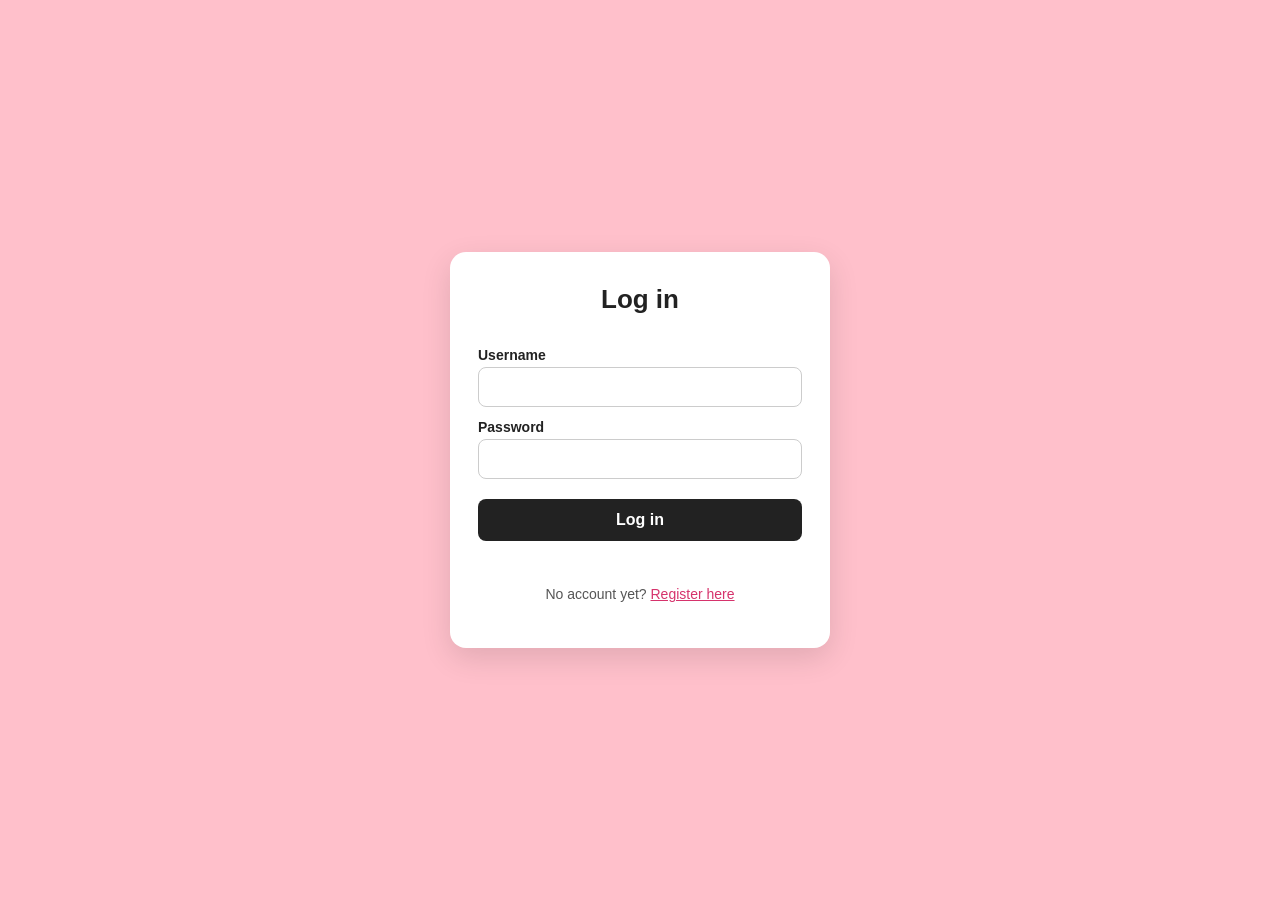
<file: connect/index.html>
<!DOCTYPE html>
<html lang="en">
  <head>
    <meta charset="UTF-8" />
    <meta name="viewport" content="width=device-width, initial-scale=1.0" />
    <title>Log in</title>
    <link rel="stylesheet" href="auth.css" />
    <script src="auth.js"></script>
  </head>

  <body>
    <main class="card">
      <h1>Log in</h1>

      <form id="login-form">
        <label for="username">Username</label>
        <input id="username" type="text" autocomplete="username" required />

        <label for="password">Password</label>
        <input id="password" type="password" autocomplete="current-password" required />

        <button type="submit">Log in</button>
        <p id="message" class="message" role="alert"></p>
      </form>

      <p class="switch">No account yet? <a href="register.html">Register here</a></p>
    </main>

    <script>
      const loginForm = document.getElementById("login-form");
      const message = document.getElementById("message");

      loginForm.addEventListener("submit", async (event) => {
        event.preventDefault();
        message.textContent = "";

        const name = document.getElementById("username").value.trim();
        const password = document.getElementById("password").value;

        try {
          const result = await apiRequest("/login", {
            method: "POST",
            body: { name, password },
          });

          if (result.ok) {
            saveToken(result.data.token);
            window.location.href = "profile.html.html";
          } else {
            showMessage(message, errorMessage(result, "Log in failed. Please try again."));
          }
        } catch (error) {
          showMessage(message, "Can't reach the server. Is the backend running?");
        }
      });
    </script>
  </body>
</html>
</file>
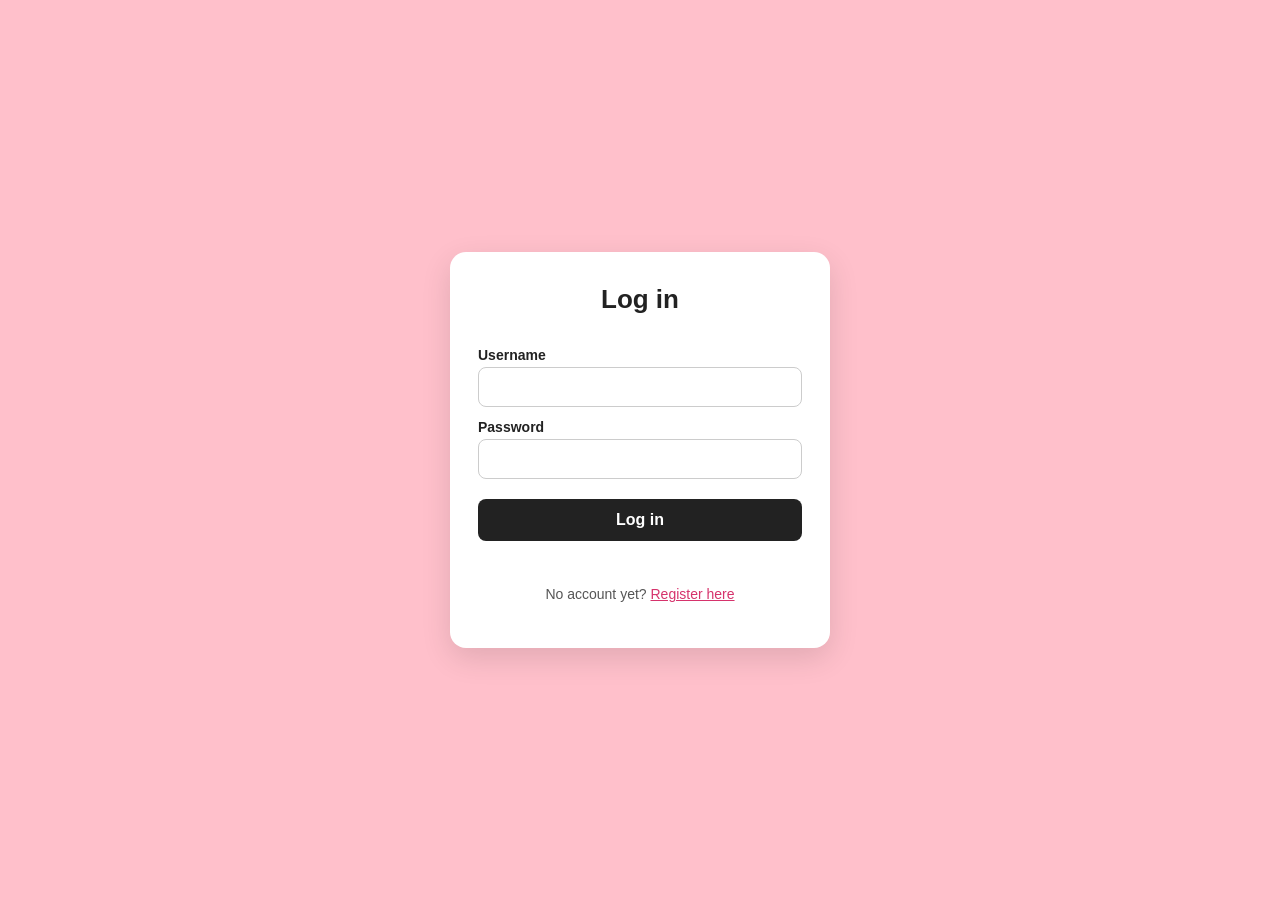
<file: connect/profile.html.html>
<!DOCTYPE html>
<html lang="en">
  <head>
    <meta charset="UTF-8" />
    <meta name="viewport" content="width=device-width, initial-scale=1.0" />
    <title>Profile</title>
    <link rel="stylesheet" href="auth.css" />
    <script src="auth.js"></script>
  </head>

  <body>
    <main class="card">
      <h1 id="greeting">Loading...</h1>
      <p id="user-id" class="muted"></p>

      <button id="logout-button" type="button">Log out</button>
      <p id="message" class="message" role="alert"></p>
    </main>

    <script>
      const greeting = document.getElementById("greeting");
      const userIdText = document.getElementById("user-id");
      const message = document.getElementById("message");

      function goToLogin() {
        window.location.href = "index.html";
      }

      async function loadProfile() {
        // No token means nobody is logged in on this browser
        if (!getToken()) {
          goToLogin();
          return;
        }

        try {
          const result = await apiRequest("/me", { useToken: true });

          if (result.status === 401) {
            // Token is missing, wrong, or expired
            clearToken();
            goToLogin();
            return;
          }
          if (!result.ok) {
            showMessage(message, errorMessage(result, "Could not load your profile."));
            return;
          }

          greeting.textContent = `Welcome, ${result.data.user.name}!`;
          userIdText.textContent = `User ID: ${result.data.user.id}`;
        } catch (error) {
          showMessage(message, "Can't reach the server. Is the backend running?");
        }
      }

      document.getElementById("logout-button").addEventListener("click", async () => {
        try {
          await apiRequest("/logout", { method: "POST", useToken: true });
        } catch (error) {
          // Server unreachable: still log out on this device
        }
        clearToken();
        goToLogin();
      });

      loadProfile();
    </script>
  </body>
</html>
</file>
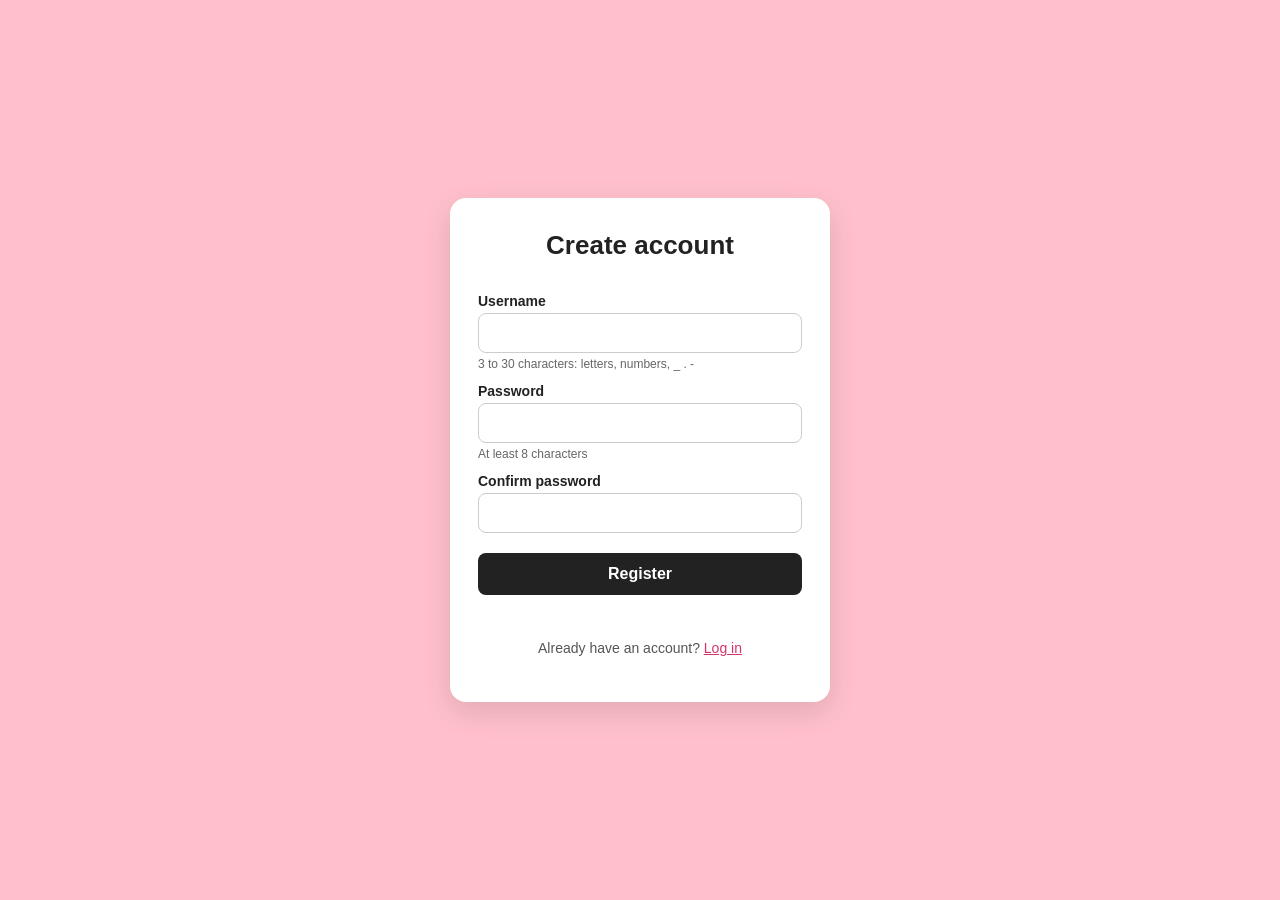
<file: connect/register.html>
<!DOCTYPE html>
<html lang="en">
  <head>
    <meta charset="UTF-8" />
    <meta name="viewport" content="width=device-width, initial-scale=1.0" />
    <title>Register</title>
    <link rel="stylesheet" href="auth.css" />
    <script src="auth.js"></script>
  </head>

  <body>
    <main class="card">
      <h1>Create account</h1>

      <form id="register-form">
        <label for="username">Username</label>
        <input
          id="username"
          type="text"
          autocomplete="username"
          pattern="[A-Za-z0-9_.\-]{3,30}"
          title="3 to 30 characters: letters, numbers, _ . -"
          required
        />
        <small class="hint">3 to 30 characters: letters, numbers, _ . -</small>

        <label for="password">Password</label>
        <input id="password" type="password" autocomplete="new-password" minlength="8" required />
        <small class="hint">At least 8 characters</small>

        <label for="confirm">Confirm password</label>
        <input id="confirm" type="password" autocomplete="new-password" required />

        <button type="submit">Register</button>
        <p id="message" class="message" role="alert"></p>
      </form>

      <p class="switch">Already have an account? <a href="index.html">Log in</a></p>
    </main>

    <script>
      const registerForm = document.getElementById("register-form");
      const message = document.getElementById("message");

      registerForm.addEventListener("submit", async (event) => {
        event.preventDefault();
        message.textContent = "";

        const name = document.getElementById("username").value.trim();
        const password = document.getElementById("password").value;
        const confirmPassword = document.getElementById("confirm").value;

        if (password !== confirmPassword) {
          showMessage(message, "The passwords don't match.");
          return;
        }

        try {
          const result = await apiRequest("/register", {
            method: "POST",
            body: { name, password },
          });

          if (result.ok) {
            showMessage(message, "Account created! Taking you to the login page...", false);
            setTimeout(() => {
              window.location.href = "index.html";
            }, 1500);
          } else if (result.status === 422) {
            showMessage(message, "Please check the username and password rules.");
          } else {
            showMessage(message, errorMessage(result, "Registration failed. Please try again."));
          }
        } catch (error) {
          showMessage(message, "Can't reach the server. Is the backend running?");
        }
      });
    </script>
  </body>
</html>
</file>
<file: connect/auth.css>
* {
  box-sizing: border-box;
}

body {
  margin: 0;
  min-height: 100vh;
  display: flex;
  align-items: center;
  justify-content: center;
  padding: 16px;
  background-color: pink;
  font-family: Helvetica, Arial, sans-serif;
  color: #222;
}

.card {
  width: 100%;
  max-width: 380px;
  padding: 32px 28px;
  background: #fff;
  border-radius: 16px;
  box-shadow: 0 10px 30px rgba(0, 0, 0, 0.12);
}

h1 {
  margin: 0 0 20px;
  font-size: 26px;
  text-align: center;
}

form {
  display: flex;
  flex-direction: column;
}

label {
  margin: 12px 0 4px;
  font-size: 14px;
  font-weight: bold;
}

input {
  padding: 10px 12px;
  font-size: 16px;
  border: 1px solid #ccc;
  border-radius: 8px;
}

input:focus {
  outline: 2px solid hotpink;
  border-color: transparent;
}

.hint {
  margin-top: 4px;
  font-size: 12px;
  color: #666;
}

button {
  width: 100%;
  margin-top: 20px;
  padding: 12px;
  font-size: 16px;
  font-weight: bold;
  color: #fff;
  background-color: #222;
  border: none;
  border-radius: 8px;
  cursor: pointer;
}

button:hover {
  background-color: #444;
}

.message {
  min-height: 1.2em;
  margin: 12px 0 0;
  font-size: 14px;
  text-align: center;
}

.message.error {
  color: #c0392b;
}

.message.success {
  color: #1e8449;
}

.switch,
.muted {
  margin-top: 16px;
  font-size: 14px;
  text-align: center;
  color: #555;
}

.switch a {
  color: #d6336c;
}
</file>
